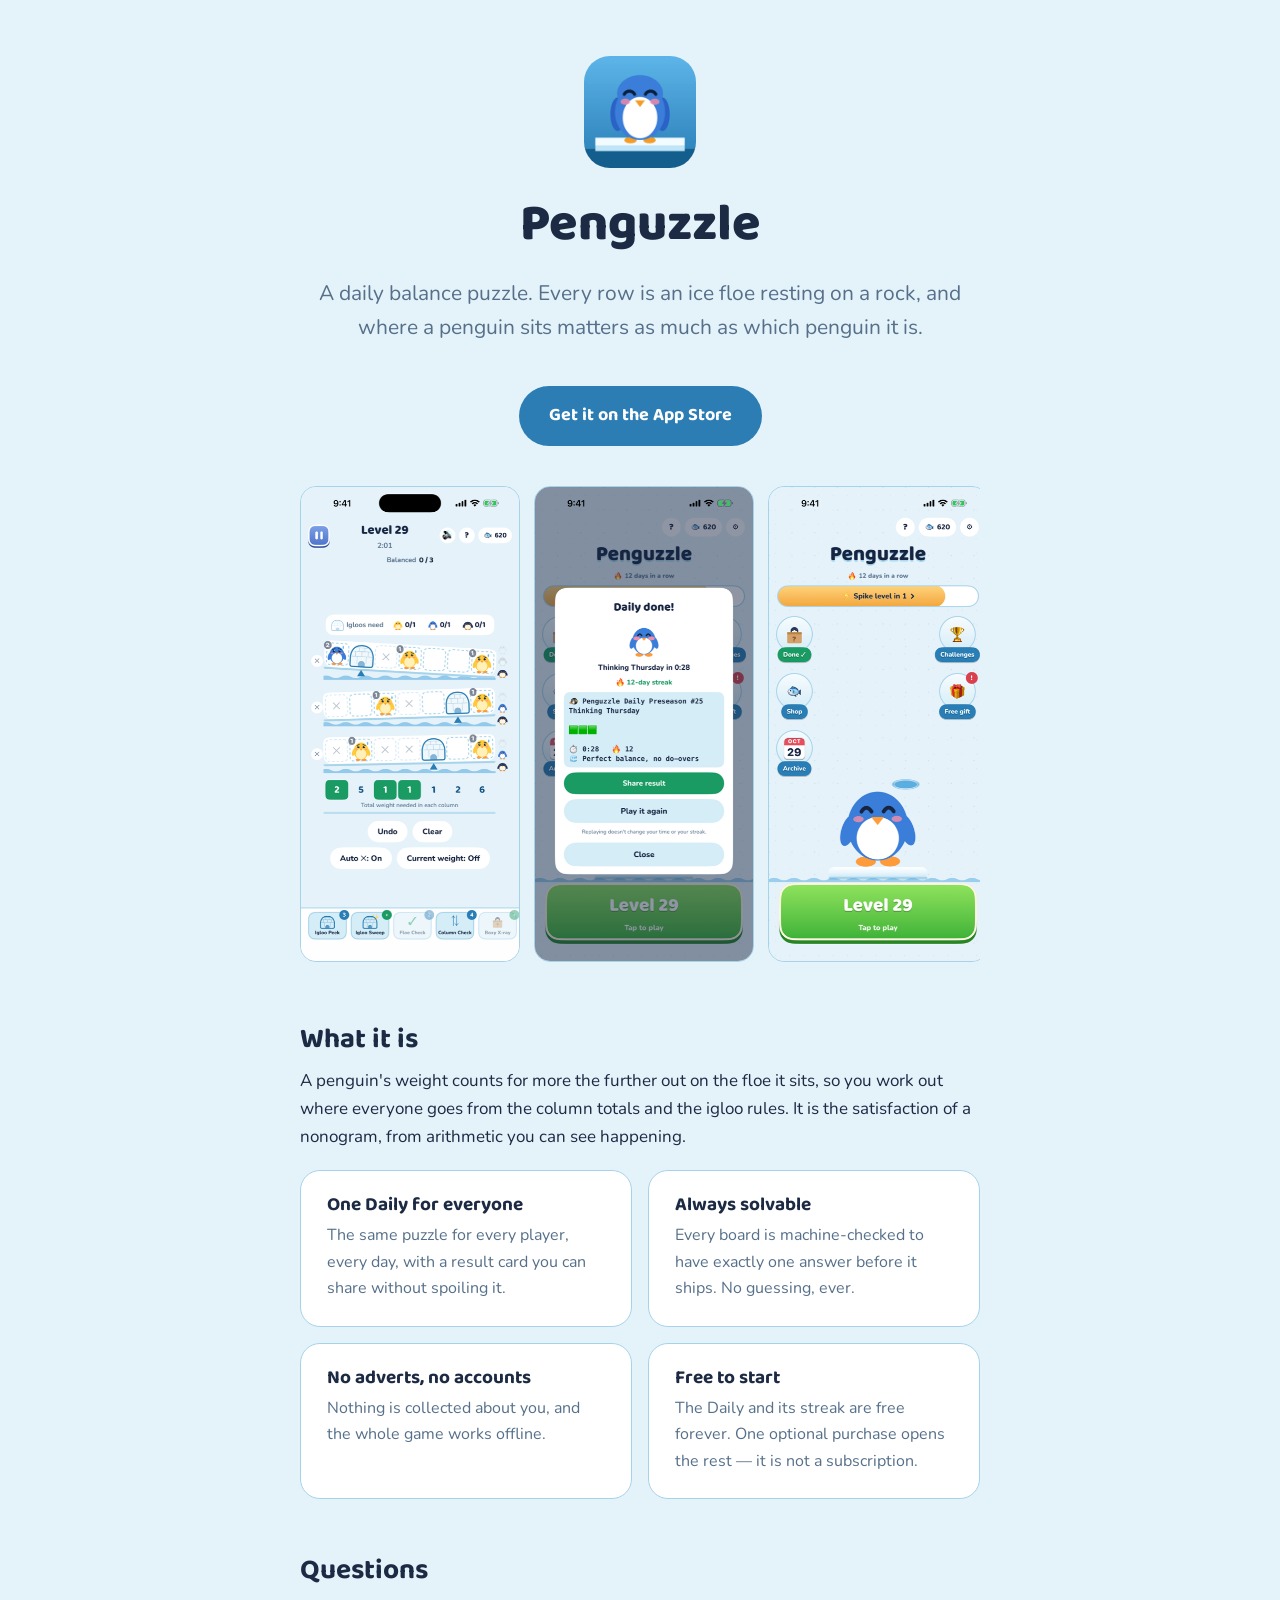
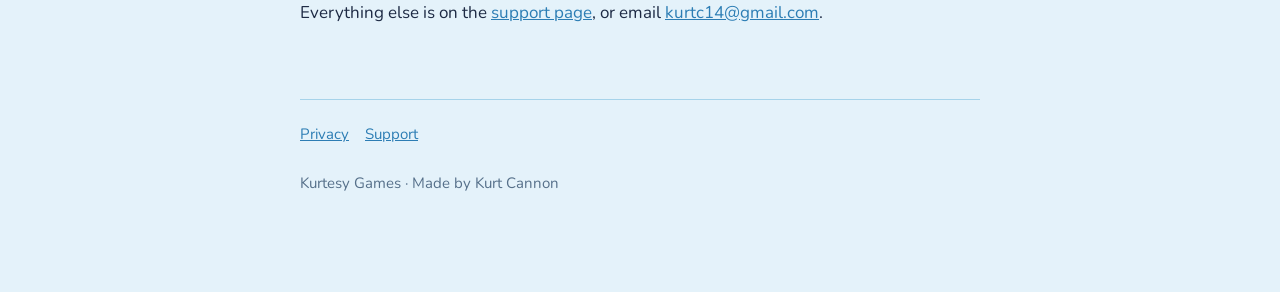
<file: index.html>
<!doctype html>
<html lang="en">
<head>
<meta charset="utf-8">
<meta name="viewport" content="width=device-width,initial-scale=1">
<meta name="apple-itunes-app" content="app-id=6827756535">
<meta name="description" content="A daily balance puzzle. Every row is an ice floe on a rock, and where a penguin sits matters as much as which one it is.">
<link rel="preconnect" href="https://fonts.googleapis.com">
<link rel="preconnect" href="https://fonts.gstatic.com" crossorigin>
<link href="https://fonts.googleapis.com/css2?family=Baloo+2:wght@600;700;800&family=Nunito:wght@400;600;700&display=swap" rel="stylesheet">
<link rel="stylesheet" href="shared.css">
<link rel="icon" href="icon.png">
<title>Penguzzle &mdash; a daily balance puzzle</title>
<style>
  .hero{text-align:center; padding:8px 0 10px}
  .hero img.icon{width:112px; height:112px; border-radius:26px; margin-bottom:18px}
  .cta{display:inline-block; margin:18px 8px 0; padding:15px 30px; border-radius:999px;
       background:var(--sea); color:#fff; text-decoration:none; font-weight:700;
       font-family:"Baloo 2",sans-serif; font-size:18px}
  .cta.ghost{background:transparent; color:var(--sea); border:2px solid var(--edge)}
  .shots{display:flex; gap:14px; overflow-x:auto; padding:30px 0 6px; scroll-snap-type:x mandatory}
  .shots img{width:220px; border-radius:16px; border:1px solid var(--edge); flex:0 0 auto; scroll-snap-align:center}
  .grid{display:grid; gap:16px; grid-template-columns:repeat(auto-fit,minmax(230px,1fr)); margin-top:10px}
  .grid .card{margin:0}
  .grid h3{margin:0 0 .3em; font-size:19px}
  .grid p{margin:0; color:var(--muted); font-size:16px}
</style>
</head>
<body><div class="wrap">

<div class="hero">
  <img class="icon" src="icon.png" alt="Penguzzle">
  <h1>Penguzzle</h1>
  <p class="lede">A daily balance puzzle. Every row is an ice floe resting on a rock, and
  where a penguin sits matters as much as which penguin it is.</p>
  <a class="cta" href="https://apps.apple.com/app/id6827756535">Get it on the App Store</a>
</div>

<div class="shots">
  <img src="shot-board.png" alt="A Penguzzle board mid-solve">
  <img src="shot-daily.png" alt="The Daily result card">
  <img src="shot-home.png" alt="The Penguzzle home screen">
</div>

<h2>What it is</h2>
<p>A penguin's weight counts for more the further out on the floe it sits, so you work out
where everyone goes from the column totals and the igloo rules. It is the satisfaction of a
nonogram, from arithmetic you can see happening.</p>

<div class="grid">
  <div class="card"><h3>One Daily for everyone</h3><p>The same puzzle for every player, every
  day, with a result card you can share without spoiling it.</p></div>
  <div class="card"><h3>Always solvable</h3><p>Every board is machine-checked to have exactly
  one answer before it ships. No guessing, ever.</p></div>
  <div class="card"><h3>No adverts, no accounts</h3><p>Nothing is collected about you, and
  the whole game works offline.</p></div>
  <div class="card"><h3>Free to start</h3><p>The Daily and its streak are free forever. One
  optional purchase opens the rest &mdash; it is not a subscription.</p></div>
</div>

<h2>Questions</h2>
<p>Everything else is on the <a href="support.html">support page</a>, or email
<a href="mailto:kurtc14@gmail.com">kurtc14@gmail.com</a>.</p>

<footer><a href="privacy.html">Privacy</a><a href="support.html">Support</a><br><br>Kurtesy Games &middot; Made by Kurt Cannon</footer>
</div></body></html>
</file>
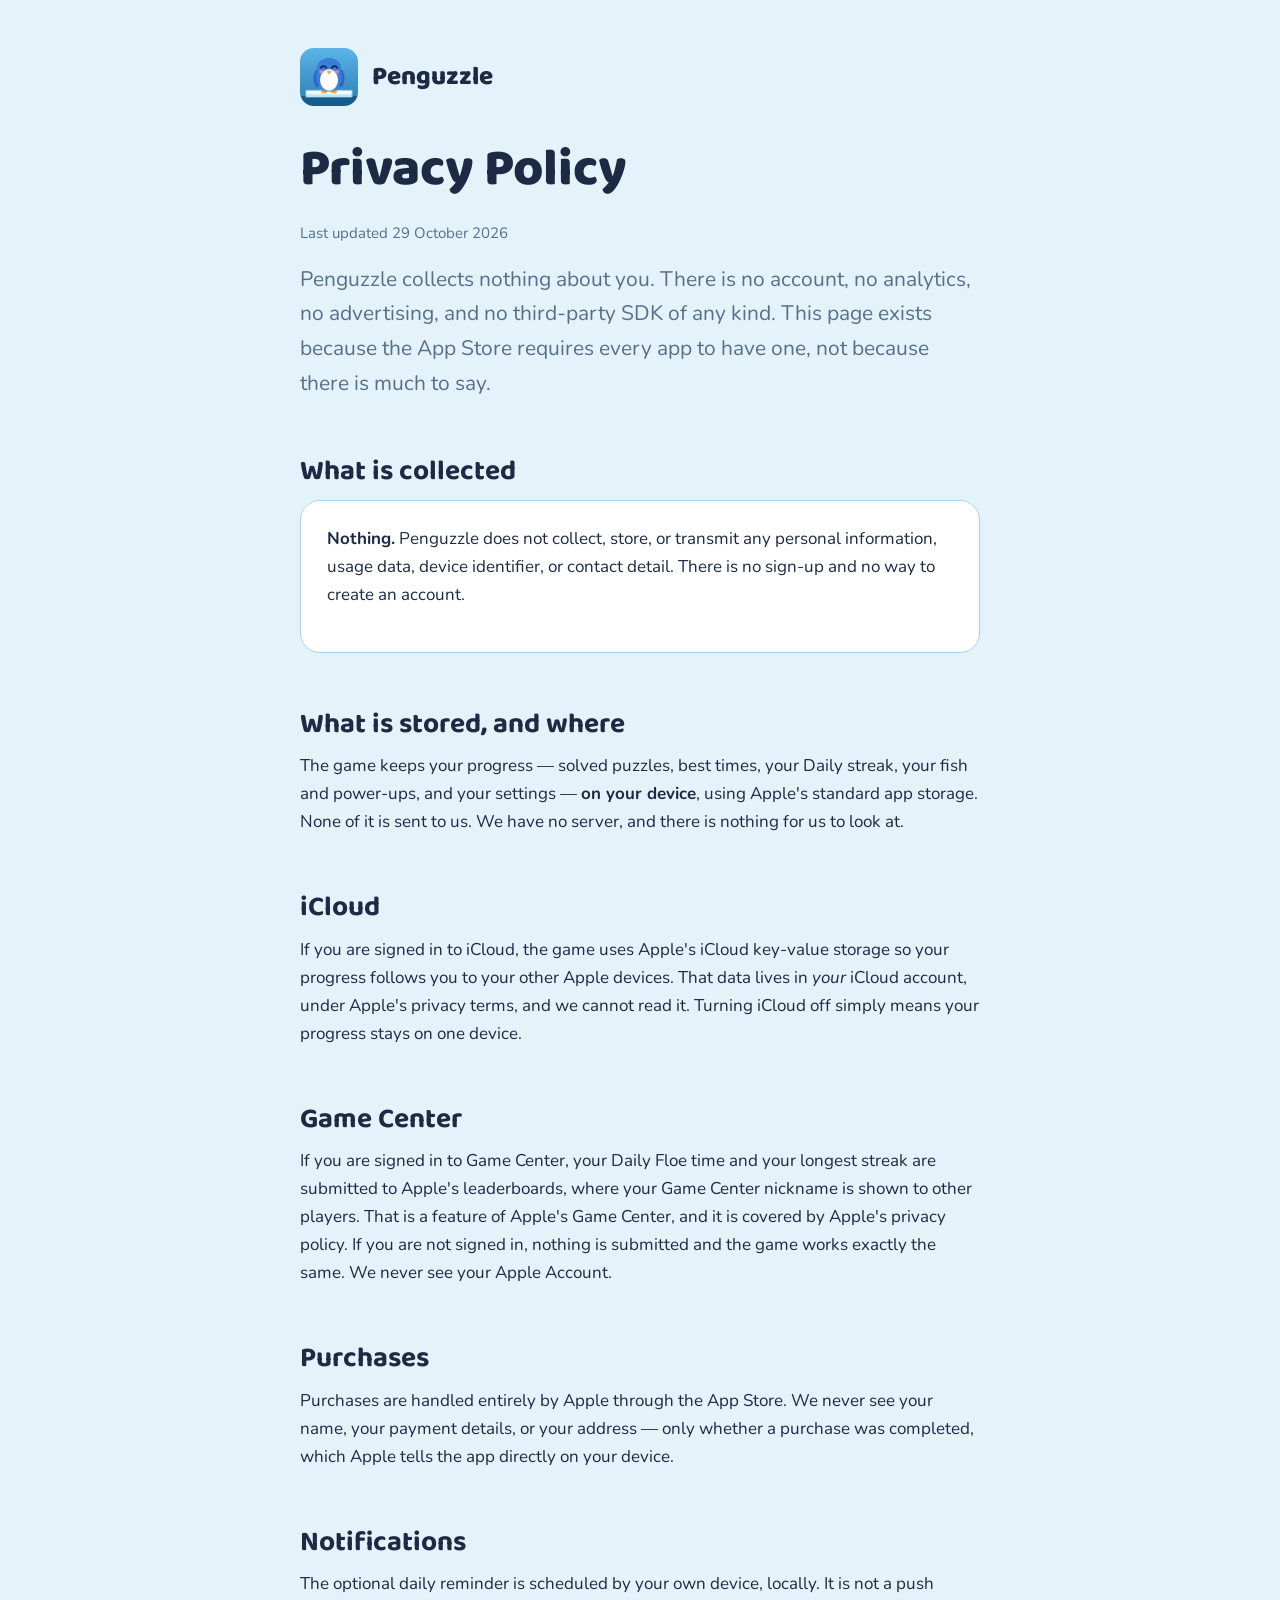
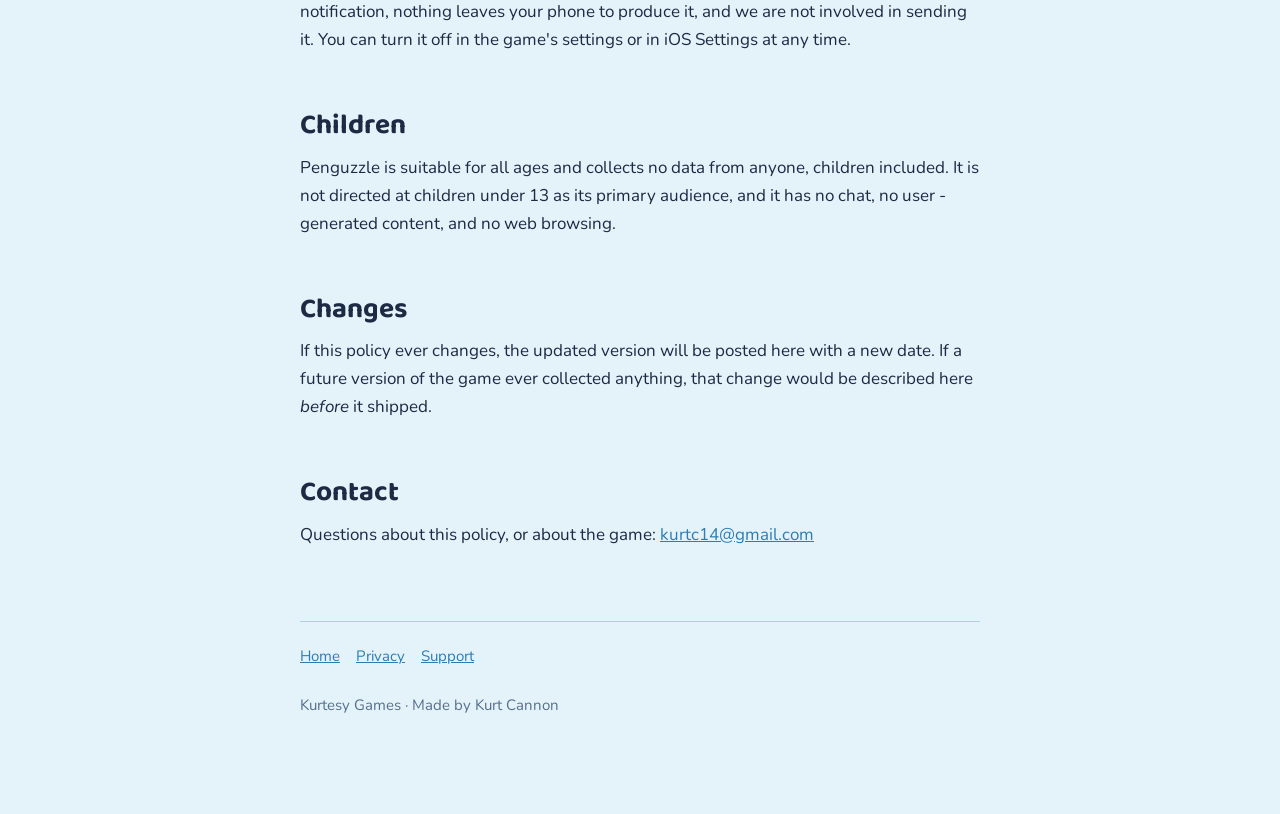
<file: privacy.html>
<!doctype html>
<html lang="en">
<head>
<meta charset="utf-8">
<meta name="viewport" content="width=device-width,initial-scale=1">
<link rel="preconnect" href="https://fonts.googleapis.com">
<link rel="preconnect" href="https://fonts.gstatic.com" crossorigin>
<link href="https://fonts.googleapis.com/css2?family=Baloo+2:wght@600;700;800&family=Nunito:wght@400;600;700&display=swap" rel="stylesheet">
<link rel="stylesheet" href="shared.css">
<link rel="icon" href="icon.png">
<title>Privacy Policy &middot; Penguzzle</title>
</head>
<body><div class="wrap">
<header class="top"><img src="icon.png" alt=""><b>Penguzzle</b></header>
<h1>Privacy Policy</h1>
<p class="meta">Last updated 29 October 2026</p>

<p class="lede">Penguzzle collects nothing about you. There is no account, no analytics,
no advertising, and no third-party SDK of any kind. This page exists because the App Store
requires every app to have one, not because there is much to say.</p>

<h2>What is collected</h2>
<div class="card">
<p><strong>Nothing.</strong> Penguzzle does not collect, store, or transmit any personal
information, usage data, device identifier, or contact detail. There is no sign-up and no
way to create an account.</p>
</div>

<h2>What is stored, and where</h2>
<p>The game keeps your progress &mdash; solved puzzles, best times, your Daily streak, your
fish and power-ups, and your settings &mdash; <strong>on your device</strong>, using Apple's
standard app storage. None of it is sent to us. We have no server, and there is nothing for
us to look at.</p>

<h2>iCloud</h2>
<p>If you are signed in to iCloud, the game uses Apple's iCloud key-value storage so your
progress follows you to your other Apple devices. That data lives in <em>your</em> iCloud
account, under Apple's privacy terms, and we cannot read it. Turning iCloud off simply means
your progress stays on one device.</p>

<h2>Game Center</h2>
<p>If you are signed in to Game Center, your Daily Floe time and your longest streak are
submitted to Apple's leaderboards, where your Game Center nickname is shown to other
players. That is a feature of Apple's Game Center, and it is covered by Apple's privacy
policy. If you are not signed in, nothing is submitted and the game works exactly the same.
We never see your Apple Account.</p>

<h2>Purchases</h2>
<p>Purchases are handled entirely by Apple through the App Store. We never see your name,
your payment details, or your address &mdash; only whether a purchase was completed, which
Apple tells the app directly on your device.</p>

<h2>Notifications</h2>
<p>The optional daily reminder is scheduled by your own device, locally. It is not a push
notification, nothing leaves your phone to produce it, and we are not involved in sending
it. You can turn it off in the game's settings or in iOS Settings at any time.</p>

<h2>Children</h2>
<p>Penguzzle is suitable for all ages and collects no data from anyone, children included.
It is not directed at children under 13 as its primary audience, and it has no chat, no user
-generated content, and no web browsing.</p>

<h2>Changes</h2>
<p>If this policy ever changes, the updated version will be posted here with a new date. If
a future version of the game ever collected anything, that change would be described here
<em>before</em> it shipped.</p>

<h2>Contact</h2>
<p>Questions about this policy, or about the game: <a href="mailto:kurtc14@gmail.com">kurtc14@gmail.com</a></p>

<footer><a href="./">Home</a><a href="privacy.html">Privacy</a><a href="support.html">Support</a><br><br>Kurtesy Games &middot; Made by Kurt Cannon</footer>
</div></body></html>
</file>
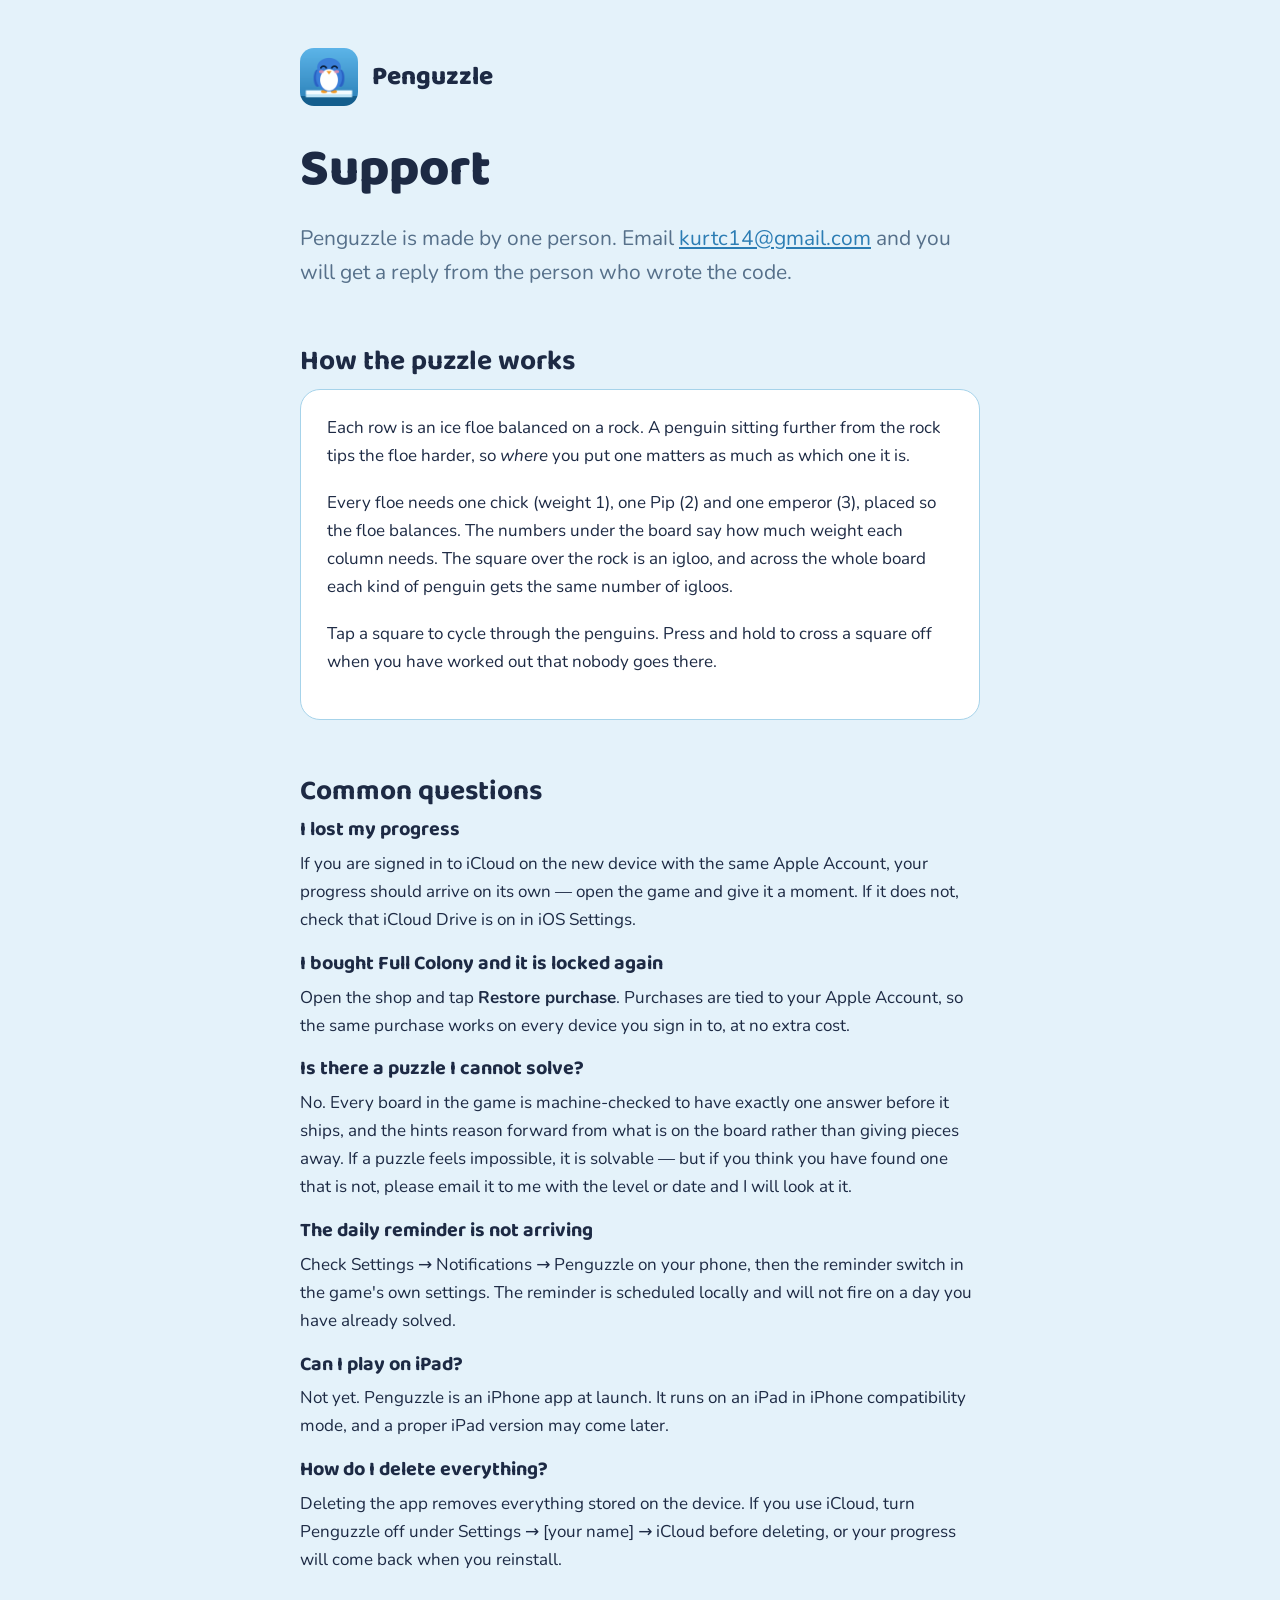
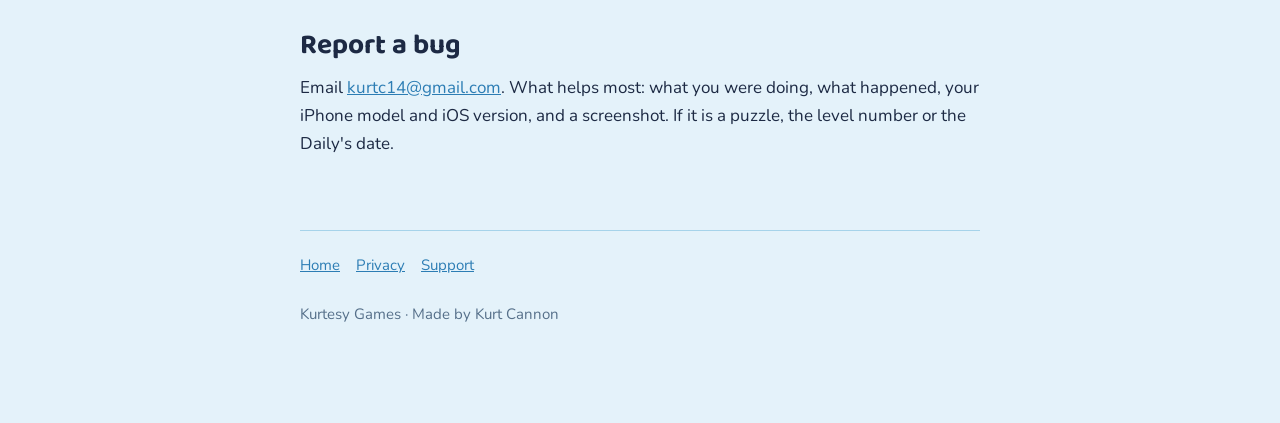
<file: support.html>
<!doctype html>
<html lang="en">
<head>
<meta charset="utf-8">
<meta name="viewport" content="width=device-width,initial-scale=1">
<link rel="preconnect" href="https://fonts.googleapis.com">
<link rel="preconnect" href="https://fonts.gstatic.com" crossorigin>
<link href="https://fonts.googleapis.com/css2?family=Baloo+2:wght@600;700;800&family=Nunito:wght@400;600;700&display=swap" rel="stylesheet">
<link rel="stylesheet" href="shared.css">
<link rel="icon" href="icon.png">
<title>Support &middot; Penguzzle</title>
</head>
<body><div class="wrap">
<header class="top"><img src="icon.png" alt=""><b>Penguzzle</b></header>
<h1>Support</h1>
<p class="lede">Penguzzle is made by one person. Email
<a href="mailto:kurtc14@gmail.com">kurtc14@gmail.com</a> and you will get a reply from the
person who wrote the code.</p>

<h2>How the puzzle works</h2>
<div class="card">
<p>Each row is an ice floe balanced on a rock. A penguin sitting further from the rock tips
the floe harder, so <em>where</em> you put one matters as much as which one it is.</p>
<p>Every floe needs one chick (weight&nbsp;1), one Pip (2) and one emperor (3), placed so
the floe balances. The numbers under the board say how much weight each column needs. The
square over the rock is an igloo, and across the whole board each kind of penguin gets the
same number of igloos.</p>
<p>Tap a square to cycle through the penguins. Press and hold to cross a square off when you
have worked out that nobody goes there.</p>
</div>

<h2>Common questions</h2>

<h3>I lost my progress</h3>
<p>If you are signed in to iCloud on the new device with the same Apple Account, your
progress should arrive on its own &mdash; open the game and give it a moment. If it does
not, check that iCloud Drive is on in iOS Settings.</p>

<h3>I bought Full Colony and it is locked again</h3>
<p>Open the shop and tap <strong>Restore purchase</strong>. Purchases are tied to your Apple
Account, so the same purchase works on every device you sign in to, at no extra cost.</p>

<h3>Is there a puzzle I cannot solve?</h3>
<p>No. Every board in the game is machine-checked to have exactly one answer before it
ships, and the hints reason forward from what is on the board rather than giving pieces
away. If a puzzle feels impossible, it is solvable &mdash; but if you think you have found
one that is not, please email it to me with the level or date and I will look at it.</p>

<h3>The daily reminder is not arriving</h3>
<p>Check Settings &rarr; Notifications &rarr; Penguzzle on your phone, then the reminder
switch in the game's own settings. The reminder is scheduled locally and will not fire on a
day you have already solved.</p>

<h3>Can I play on iPad?</h3>
<p>Not yet. Penguzzle is an iPhone app at launch. It runs on an iPad in iPhone compatibility
mode, and a proper iPad version may come later.</p>

<h3>How do I delete everything?</h3>
<p>Deleting the app removes everything stored on the device. If you use iCloud, turn
Penguzzle off under Settings &rarr; [your name] &rarr; iCloud before deleting, or your
progress will come back when you reinstall.</p>

<h2>Report a bug</h2>
<p>Email <a href="mailto:kurtc14@gmail.com">kurtc14@gmail.com</a>. What helps most: what you
were doing, what happened, your iPhone model and iOS version, and a screenshot. If it is a
puzzle, the level number or the Daily's date.</p>

<footer><a href="./">Home</a><a href="privacy.html">Privacy</a><a href="support.html">Support</a><br><br>Kurtesy Games &middot; Made by Kurt Cannon</footer>
</div></body></html>
</file>
<file: shared.css>
/* The game's own light palette, so the site and the app read as one thing. */
:root{
  --bg:#E4F2FA; --surface:#fff; --ink:#1D2A44; --muted:#56708A;
  --sea:#2C7DB4; --ice:#D3ECF7; --edge:#A6D3EA;
}
*{box-sizing:border-box}
html{-webkit-text-size-adjust:100%}
body{
  margin:0; background:var(--bg); color:var(--ink);
  font:400 17px/1.65 Nunito,system-ui,-apple-system,"Segoe UI",sans-serif;
}
.wrap{max-width:720px; margin:0 auto; padding:48px 20px 96px}
h1,h2,h3{font-family:"Baloo 2",Nunito,system-ui,sans-serif; line-height:1.15; margin:0 0 .4em}
h1{font-size:clamp(34px,7vw,52px); font-weight:800}
h2{font-size:clamp(22px,4vw,28px); font-weight:700; margin-top:2em}
p{margin:0 0 1.1em}
a{color:var(--sea)}
.lede{font-size:clamp(18px,2.6vw,21px); color:var(--muted)}
.card{background:var(--surface); border:1px solid var(--edge); border-radius:20px; padding:24px 26px; margin:0 0 20px}
.meta{color:var(--muted); font-size:15px}
ul{padding-left:1.2em} li{margin:.35em 0}
header.top{display:flex; align-items:center; gap:14px; margin-bottom:34px}
header.top img{width:58px; height:58px; border-radius:14px; display:block}
header.top b{font-family:"Baloo 2",sans-serif; font-size:26px; font-weight:800}
footer{margin-top:72px; padding-top:22px; border-top:1px solid var(--edge); color:var(--muted); font-size:15px}
footer a{margin-right:16px}
@media (prefers-color-scheme:dark){
  :root{--bg:#0D1F31; --surface:#15304A; --ink:#EAF4FB; --muted:#9EB6CC;
        --sea:#5DB3E8; --ice:#1F4567; --edge:#2F6189}
}
</file>
